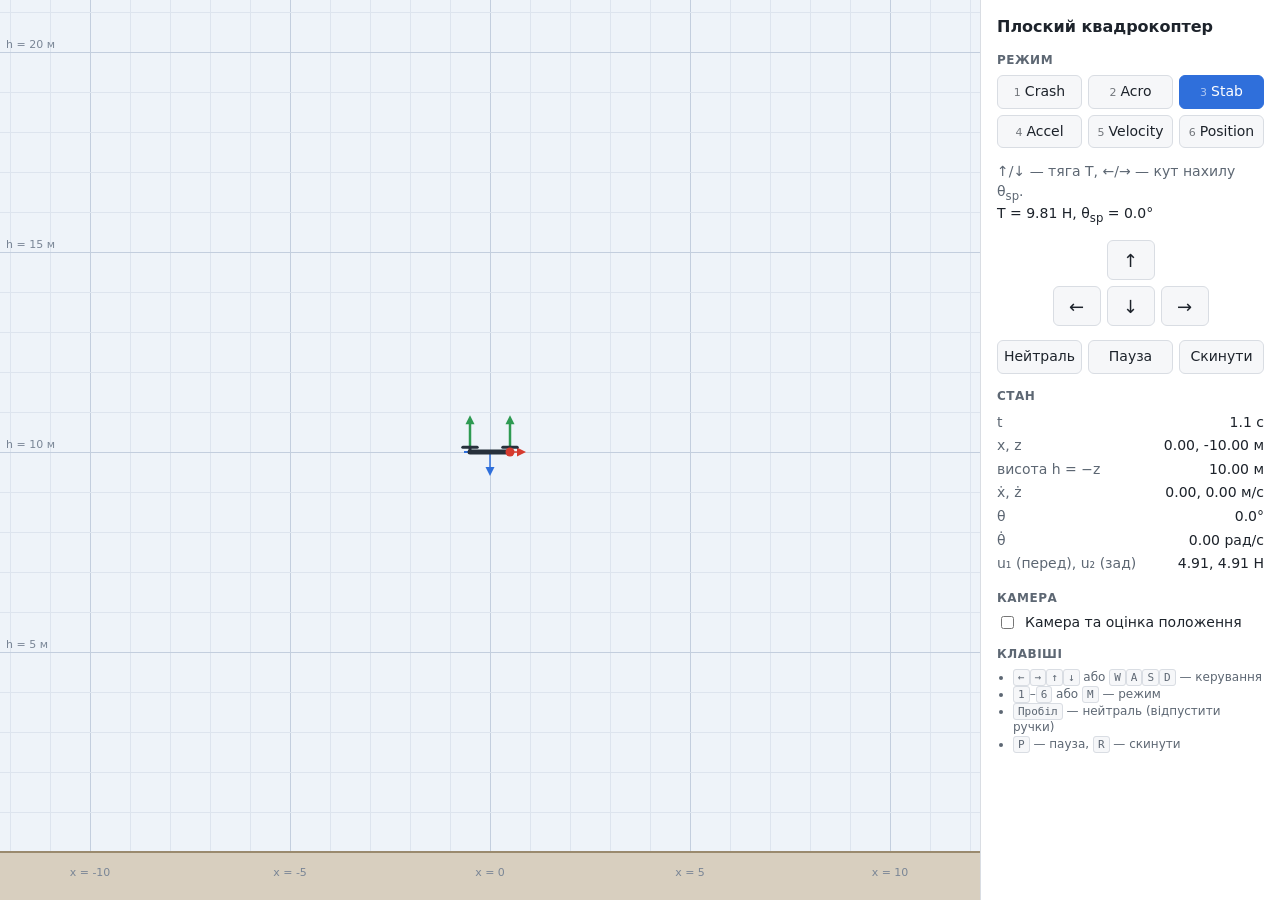
<file: 2d_quad/web/sim/index.html>
<!doctype html>
<html lang="uk">
<head>
<meta charset="utf-8">
<meta name="viewport" content="width=device-width, initial-scale=1">
<title>Planar Quad Simulator</title>
<style>
	:root {
		--bg: #f6f7f9;
		--panel: #ffffff;
		--border: #d9dde3;
		--text: #1d232b;
		--muted: #5d6773;
		--accent: #2f6fdb;
		--accent-text: #ffffff;
		--warn: #c4372b;

		--sim-sky: #eef3f9;
		--sim-grid: #dde4ee;
		--sim-grid-major: #c3cede;
		--sim-label: #7a8696;
		--sim-ground: #d8cfbf;
		--sim-ground-line: #9a8a6e;
		--sim-trail: #e0a62c;
		--sim-body: #27303b;
		--sim-nose: #d63b2f;
		--sim-thrust: #2e9a52;
		--sim-thrust-neg: #d63b2f;
		--sim-setpoint: #2f6fdb;
		--sim-axis-x: #d63b2f;
		--sim-axis-z: #2f6fdb;
		--sim-stripe-dark: #2b2f36;
		--sim-stripe-light: #f4f1ea;
		--sim-image-sky: #9fb8d6;
		--sim-fov: rgba(224, 166, 44, 0.14);
		--sim-ray: #c98a12;
		--sim-ghost: #8a4fd1;
	}
	@media (prefers-color-scheme: dark) {
		:root:not([data-theme="light"]) {
			--bg: #12161b;
			--panel: #1a2027;
			--border: #2c343e;
			--text: #e3e8ee;
			--muted: #98a3b0;
			--accent: #5b93f0;
			--accent-text: #0d1117;
			--warn: #f07167;

			--sim-sky: #151b22;
			--sim-grid: #1f2731;
			--sim-grid-major: #2c3744;
			--sim-label: #6f7c8b;
			--sim-ground: #2e2a23;
			--sim-ground-line: #7d6f57;
			--sim-trail: #d9a440;
			--sim-body: #dfe5ec;
			--sim-nose: #f07167;
			--sim-thrust: #4cc27a;
			--sim-thrust-neg: #f07167;
			--sim-setpoint: #5b93f0;
			--sim-axis-x: #f07167;
			--sim-axis-z: #5b93f0;
			--sim-stripe-dark: #0b0d10;
			--sim-stripe-light: #c9c4b8;
			--sim-image-sky: #2a3a50;
			--sim-fov: rgba(217, 164, 64, 0.12);
			--sim-ray: #d9a440;
			--sim-ghost: #b48cf2;
		}
	}
	:root[data-theme="dark"] {
		--bg: #12161b;
		--panel: #1a2027;
		--border: #2c343e;
		--text: #e3e8ee;
		--muted: #98a3b0;
		--accent: #5b93f0;
		--accent-text: #0d1117;
		--warn: #f07167;

		--sim-sky: #151b22;
		--sim-grid: #1f2731;
		--sim-grid-major: #2c3744;
		--sim-label: #6f7c8b;
		--sim-ground: #2e2a23;
		--sim-ground-line: #7d6f57;
		--sim-trail: #d9a440;
		--sim-body: #dfe5ec;
		--sim-nose: #f07167;
		--sim-thrust: #4cc27a;
		--sim-thrust-neg: #f07167;
		--sim-setpoint: #5b93f0;
		--sim-axis-x: #f07167;
		--sim-axis-z: #5b93f0;
		--sim-stripe-dark: #0b0d10;
		--sim-stripe-light: #c9c4b8;
		--sim-image-sky: #2a3a50;
		--sim-fov: rgba(217, 164, 64, 0.12);
		--sim-ray: #d9a440;
		--sim-ghost: #b48cf2;
	}

	* { box-sizing: border-box; }
	html, body { height: 100%; margin: 0; }
	body {
		background: var(--bg);
		color: var(--text);
		font: 14px/1.4 system-ui, -apple-system, "Segoe UI", sans-serif;
		display: flex;
		flex-direction: row;
	}
	.stage { position: relative; flex: 1; min-width: 0; }
	#view { display: block; width: 100%; height: 100%; touch-action: none; }
	#banner {
		position: absolute; top: 16px; left: 50%; transform: translateX(-50%);
		padding: 8px 16px; border-radius: 6px;
		background: var(--panel); border: 1px solid var(--border);
		font-weight: 600;
	}
	#banner.crash { color: var(--warn); border-color: var(--warn); }

	.panel {
		width: 300px; flex: none;
		background: var(--panel); border-left: 1px solid var(--border);
		padding: 16px; overflow-y: auto;
		display: flex; flex-direction: column; gap: 14px;
	}
	h1 { font-size: 16px; margin: 0; }
	h2 { font-size: 12px; margin: 0 0 6px; text-transform: uppercase; letter-spacing: .04em; color: var(--muted); }

	#modes { display: grid; grid-template-columns: repeat(3, 1fr); gap: 6px; }
	button {
		font: inherit; color: var(--text); background: var(--bg);
		border: 1px solid var(--border); border-radius: 6px;
		padding: 6px 4px; cursor: pointer;
		touch-action: manipulation; user-select: none;
	}
	button:hover { border-color: var(--accent); }
	button.active { background: var(--accent); border-color: var(--accent); color: var(--accent-text); }
	button .key { opacity: .6; font-size: 11px; margin-right: 4px; }

	#help { color: var(--muted); min-height: 2.8em; margin: 0; }
	#setpoint { font-variant-numeric: tabular-nums; }

	table { width: 100%; border-collapse: collapse; font-variant-numeric: tabular-nums; }
	td { padding: 2px 0; }
	td:first-child { color: var(--muted); }
	td:last-child { text-align: right; }
	.warn { color: var(--warn); }

	.pad { display: grid; grid-template-columns: repeat(3, 48px); grid-template-rows: repeat(2, 40px); gap: 6px; justify-content: center; }
	.pad button { font-size: 18px; padding: 0; }
	.pad .up { grid-column: 2; grid-row: 1; }
	.pad .left { grid-column: 1; grid-row: 2; }
	.pad .down { grid-column: 2; grid-row: 2; }
	.pad .right { grid-column: 3; grid-row: 2; }
	.actions { display: grid; grid-template-columns: repeat(3, 1fr); gap: 6px; }

	.keys { color: var(--muted); font-size: 12px; margin: 0; padding-left: 16px; }
	kbd {
		font: 11px ui-monospace, monospace; padding: 1px 4px;
		border: 1px solid var(--border); border-radius: 3px; background: var(--bg);
	}

	.image-strip {
		position: absolute; top: 12px; left: 16px; right: 16px;
		background: var(--panel); border: 1px solid var(--border); border-radius: 6px;
		padding: 6px 8px 8px;
	}
	.image-strip .caption { display: flex; justify-content: space-between; font-size: 12px; color: var(--muted); margin-bottom: 4px; }
	#image { display: block; width: 100%; height: 40px; }
	.legend-dot { display: inline-block; width: 8px; height: 8px; border-radius: 50%; vertical-align: middle; margin: 0 3px 0 8px; }
	.legend-tick { display: inline-block; width: 2px; height: 10px; vertical-align: middle; margin: 0 3px 0 8px; }
	#banner { top: 92px; }

	label.toggle { display: flex; align-items: center; gap: 8px; cursor: pointer; }
	.slider { display: grid; grid-template-columns: 1fr auto; gap: 2px 8px; align-items: center; margin-top: 8px; }
	.slider input { grid-column: 1 / -1; width: 100%; accent-color: var(--accent); }
	.slider output { font-variant-numeric: tabular-nums; color: var(--muted); }
	#vision-panel[hidden] { display: none; }

	@media (max-width: 720px) {
		body { flex-direction: column; }
		.stage { flex: none; height: 55vh; }
		.panel { width: 100%; border-left: none; border-top: 1px solid var(--border); flex: 1; }
	}
</style>
</head>
<body>
	<div class="stage">
		<canvas id="view" aria-label="Симуляція плоского квадрокоптера"></canvas>
		<div class="image-strip" id="image-strip" hidden>
			<div class="caption">
				<span>Зображення камери</span>
				<span><span class="legend-tick" style="background: var(--sim-ray)"></span>виміряно<span class="legend-dot" style="background: var(--sim-ghost)"></span>з оцінки</span>
			</div>
			<canvas id="image" aria-label="Одновимірне зображення камери"></canvas>
		</div>
		<div id="banner" hidden></div>
	</div>

	<aside class="panel">
		<h1>Плоский квадрокоптер</h1>

		<section>
			<h2>Режим</h2>
			<div id="modes"></div>
		</section>

		<section>
			<p id="help"></p>
			<div id="setpoint"></div>
		</section>

		<section>
			<div class="pad">
				<button type="button" class="up" data-dir="0,-1" aria-label="Вгору">↑</button>
				<button type="button" class="left" data-dir="-1,0" aria-label="Ліворуч">←</button>
				<button type="button" class="down" data-dir="0,1" aria-label="Вниз">↓</button>
				<button type="button" class="right" data-dir="1,0" aria-label="Праворуч">→</button>
			</div>
		</section>

		<section class="actions">
			<button type="button" id="btn-neutral">Нейтраль</button>
			<button type="button" id="btn-pause">Пауза</button>
			<button type="button" id="btn-reset">Скинути</button>
		</section>

		<section>
			<h2>Стан</h2>
			<table>
				<tr><td>t</td><td id="r-t"></td></tr>
				<tr><td>x, z</td><td id="r-pos"></td></tr>
				<tr><td>висота h = −z</td><td id="r-h"></td></tr>
				<tr><td>ẋ, ż</td><td id="r-vel"></td></tr>
				<tr><td>θ</td><td id="r-theta"></td></tr>
				<tr><td>θ̇</td><td id="r-thetadot"></td></tr>
				<tr><td>u₁ (перед), u₂ (зад)</td><td id="r-u"></td></tr>
			</table>
		</section>

		<section>
			<h2>Камера</h2>
			<label class="toggle"><input type="checkbox" id="vision-on"> Камера та оцінка положення</label>
			<div id="vision-panel" hidden>
				<div class="slider">
					<label for="fov">Поле зору</label><output id="fov-out"></output>
					<input type="range" id="fov" min="10" max="120" step="1">
				</div>
				<div class="slider">
					<label for="noise">Шум, пікс.</label><output id="noise-out"></output>
					<input type="range" id="noise" min="0" max="5" step="0.1">
				</div>
				<table style="margin-top: 10px">
					<tr><td>видно орієнтирів</td><td id="v-n"></td></tr>
					<tr><td>оцінка x, z</td><td id="v-pos"></td></tr>
					<tr><td>оцінка θ</td><td id="v-theta"></td></tr>
					<tr><td>похибка x, z</td><td id="v-err"></td></tr>
					<tr><td>похибка θ</td><td id="v-err-theta"></td></tr>
					<tr><td>σ<sub>x</sub>, σ<sub>z</sub></td><td id="v-sd"></td></tr>
					<tr><td>σ<sub>θ</sub></td><td id="v-sd-theta"></td></tr>
					<tr><td>кореляція x–θ</td><td id="v-corr"></td></tr>
				</table>
			</div>
		</section>

		<section>
			<h2>Клавіші</h2>
			<ul class="keys">
				<li><kbd>←</kbd><kbd>→</kbd><kbd>↑</kbd><kbd>↓</kbd> або <kbd>W</kbd><kbd>A</kbd><kbd>S</kbd><kbd>D</kbd> — керування</li>
				<li><kbd>1</kbd>–<kbd>6</kbd> або <kbd>M</kbd> — режим</li>
				<li><kbd>Пробіл</kbd> — нейтраль (відпустити ручки)</li>
				<li><kbd>P</kbd> — пауза, <kbd>R</kbd> — скинути</li>
			</ul>
		</section>
	</aside>

	<script type="module" src="main.js"></script>
</body>
</html>
</file>
